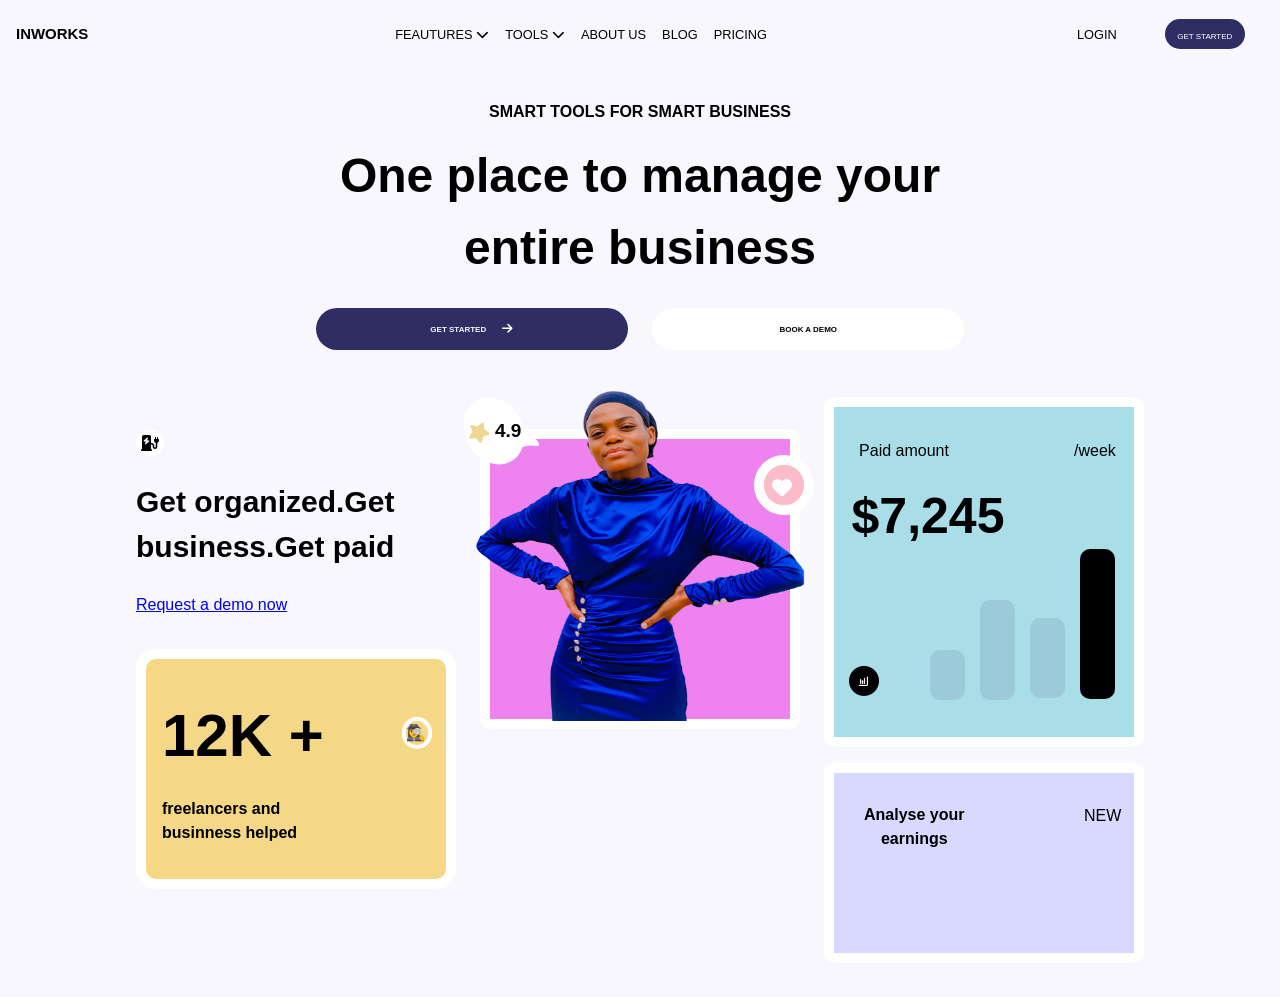
<file: kudibook/index.html>
<!DOCTYPE html>
<html>
  <head>
    <meta charset="UTF-8" />
    <meta name="viewport" content="width=device-width, initial-scale=1.0" />
    <link rel="stylesheet" href="fontawesome-free-6.4.0-web/css/all.min.css" />
    <link rel="stylesheet" href="styles/index.css" />
    <link rel="stylesheet" href="styles/navbar.css" />
    <link rel="stylesheet" href="styles/utils.css" />
  </head>
  <body class="">
    <header>
      <nav>
        <div class="header">
          <div class="word">
            <h3>INWORKS</h3>
          </div>
          <div class="menu">
            <a href="#"
              >FEAUTURES
              <i class="fa fa-chevron-down" aria-hidden="true"></i>
            <a href="#"
              >TOOLS <i class="fa fa-chevron-down" aria-hidden="true"></i>
            </a>
            <a href="#">ABOUT US</a>
            <a href="#">BLOG</a>
            <a href="#">PRICING</a>
          </div>
          <div class="third">
            <a href="#">LOGIN</a>
            <button><a href="#">GET STARTED</a></button>
          </div>

          <span class="menu-icon"> <i class="fas fa-bars    "></i> </span>
        </div>
      </nav>
    </header>
    <main>
      <section class="container margin-top hero">
        <!-- small title -->
        <div>
          <div class="one">
            <h6>SMART TOOLS FOR SMART BUSINESS</h6>
          </div>
          <!-- heading -->
          <div class="two">
            <h1>
              One place to manage your<br />
              entire business
            </h1>
          </div>
          <div class="three">
            <button>
              <a href="#">GET STARTED</a>
              <i class="fa fa-arrow-right" aria-hidden="true" style="color: white;margin-left: 1rem; font-size: 12px;"></i>
               
              </i>
            </button>
            <button id="white"><a href="#">BOOK A DEMO</a></button>
          </div>
        </div>
        <div class="lastprt">
          <div class="left">
            <span> <i class="fas fa-charging-station" id="top"></i></span><br>
            <h1 >Get organized.Get business.Get paid</h1><br>
            <a href="#">Request a demo now</a>
            <div class="rectangle">
              <h1 style="font-size: 60px;">12K +</h1>
              <div class="icon">🕵️‍♀️</div><br><br>
              <p style="font-weight: bolder;">freelancers and <br>businness helped</p>
            </div>
          </div>
            <div class="middle">
                <!-- <img src="images/win.PNG" alt=""> -->
                <img src="images/win.PNG" alt="">
                <div class="icons"> 
                <i id="message" class="fa fa-comment message"  aria-hidden="true"></i>
                  <i id="star" class="fa fa-star" aria-hidden="true"></i>
                  <h2 style="font-size: 19px; margin-top: -3rem;margin-left: -8.5rem;">4.9</h2>
              </div>
              <div class="icons2">
                <i id="circle" class="fa fa-circle" aria-hidden="true"></i>
                <i id="heart"class="fa fa-heart" aria-hidden="true"></i>
              </div>
            </div>
            <div class="right">
              <div class="right1">
                <p id="amount">Paid amount</p>
                <p id="week">/week</p>
                <h1>$7,245</h1>
                <i id="cle" class="fa fa-circle" aria-hidden="true"></i>
                <i id="chart"class="fa fa-bar-chart" aria-hidden="true"></i>
                <div class="alldiv">
                  <div class="bar1"></div>
                  <div class="bar2"></div>
                  <div class="bar3"></div>
                  <div class="bar4"></div>
                </div>
              </div>
              <div class="right2">
                <h4>Analyse your<br> earnings</h4>
                <p>NEW</p>
              </div>
            </div>
            
        </div>
      </section>
    </main>
    <footer></footer>
</file>
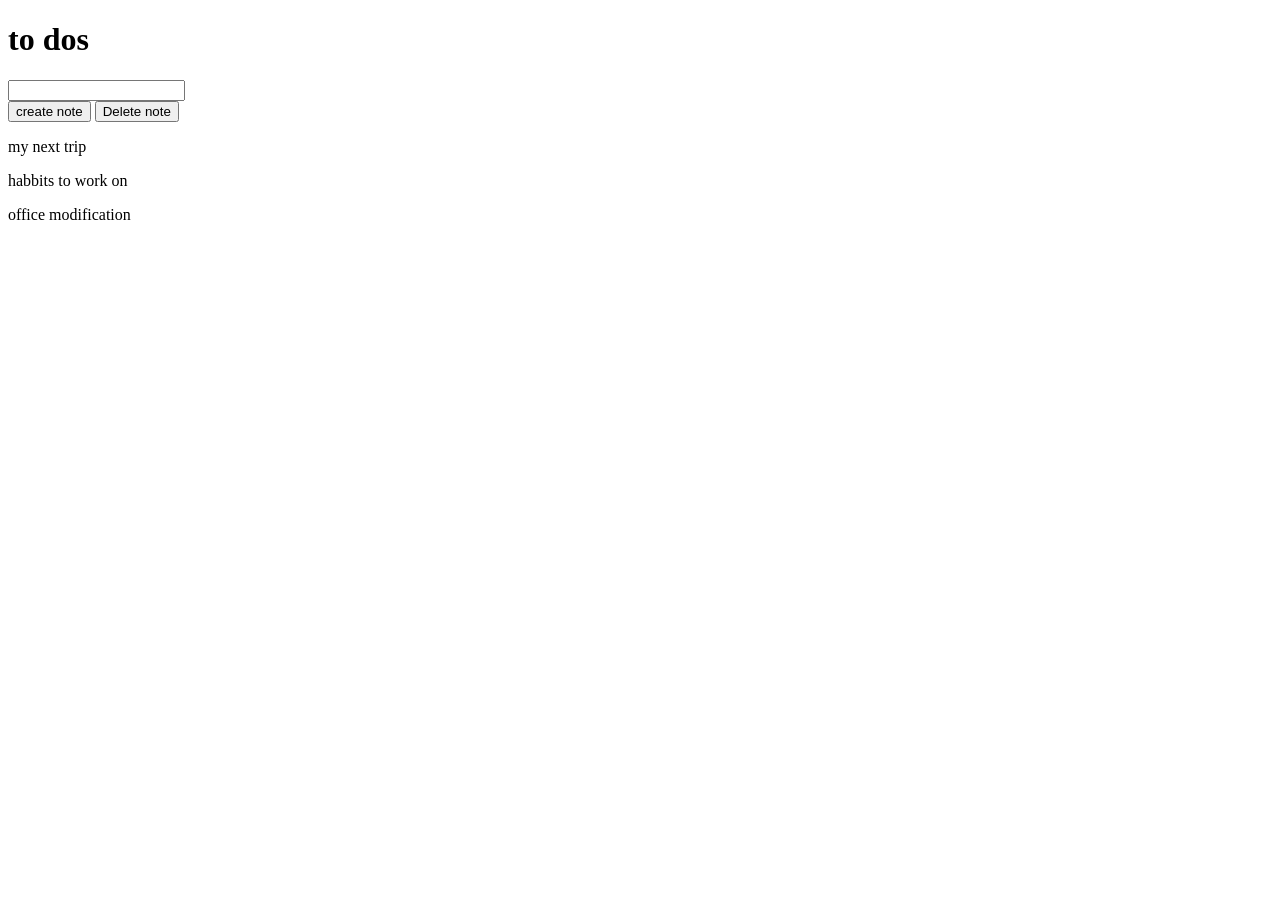
<file: kudibook/js/begin.html>
<!DOCTYPE html>
<html lang="en">
  <head>
    <meta charset="UTF-8" />
    <meta name="viewport" content="width=device-width, initial-scale=1.0" />
    <title>Document</title>
  </head>
  <body>
    <h1>to dos</h1>
    <input type="text" id="search" />
    <div class="notes"></div>
    <!-- <p>this is me</p>
    <p>this is upu</p>
    <p>this is her</p> -->
    <button id="create">create note</button>
    <button id="remove">Delete note</button>
    <script src="begin.js"></script>
  </body>
</html>
</file>
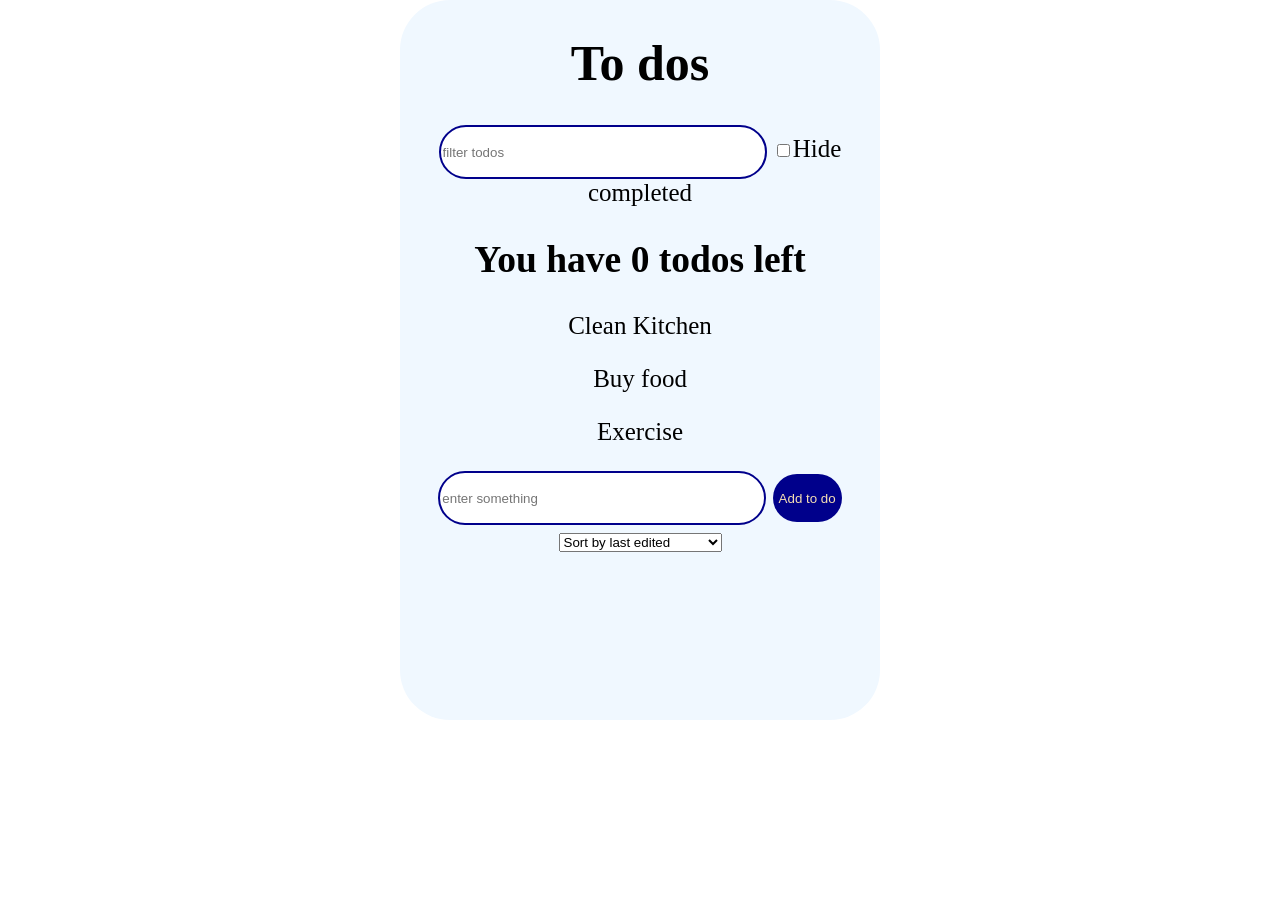
<file: kudibook/js/todo.html>
<!DOCTYPE html>
<html lang="en">
  <head>
    <meta charset="UTF-8" />
    <meta name="viewport" content="width=device-width, initial-scale=1.0" />
    <title>Document</title>
    <link rel="stylesheet" href="todo.css" />
  </head>
  <body>
    <div class="all">
      <h1>To dos</h1>
      <input
        type="text"
        name=""
        placeholder="filter todos  "
        id="search-text"
        style="
          width: 20rem;
          height: 3rem;
          border: solid 2px darkblue;
          border-radius: 50px;
        "
      />
      <label for="">
        <input type="checkbox" name="" id="hide-completed" />Hide completed
      </label>

      <div id="todos"></div>
      <form id="new-todo">
        <input
          type="text"
          name="text"
          id="new-todo-text"
          placeholder="enter something"
          style="
            width: 20rem;
            height: 3rem;
            border: solid 2px darkblue;
            border-radius: 50px;
          "
        />
        <button id="add-todo">Add to do</button>
        <select name="" id="filter-by">
          <option value="edited">Sort by last edited</option>
          <option value="recently">Sort by recently created</option>
          <option value="alphabet">Sort by alphabet</option>
        </select>
      </form>

      <script src="todo.js"></script>
    </div>
  </body>
</html>
</file>
<file: kudibook/styles/index.css>
/* gobal setting */

* {
  margin: 0;
  padding: 0;
  box-sizing: border-box;
}
a {
  font-family: sans-serif;
}
body {
  line-height: 1.5;
  font-family: sans-serif;
  background-color: #f8f7fd;
}
.main {
  background-color: rgb(251, 247, 247);
  height: 32.5rem;
  width: 77rem;
  border-radius: 0.5rem;
  display: grid;
  margin: 1rem;
  position: sticky;
}
.header {
  display: flex;
  font-size: 0.8rem;
  align-items: center;
  justify-content: space-between;
}
.word {
  /* margin-left: 2rem; */
}
.menu a,
.third a,
.three a {
  text-decoration: none;
  color: black;
}
.menu {
  display: flex;
  margin: 1.2rem;
  /* margin-left: 15rem; */
}
.menu a {
  padding-left: 1rem;
}
.third {
  margin: 1.2rem;
  /* margin-left: 18rem; */
  align-items: center;
}
.third button {
  margin-left: 3rem;
  height: 30px;
  background-color: rgb(46, 46, 100);
  border-radius: 1rem;
  outline: none;
  border: none;
  width: 5rem;
}
.third button a {
  color: white;
  font-size: 0.5rem;
}

nav {
  padding: 0 1rem;
}

/* .one {
  margin-left: 10rem;
} */
/* .two {
  margin-top: -3rem;
} */
#two {
  margin-top: -3rem;
  margin-left: 7rem;
}

/* .two h1 {
  font-size: 3rem;
} */
.three button {
  height: 2rem;
  width: 7rem;
  background-color: rgb(46, 46, 100);
  border-radius: 1rem;
  outline: none;
  border: none;
}
.three button a {
  color: aliceblue;
  font-size: 0.5rem;
  font-weight: bolder;
}
#white {
  background-color: white;
}
#white a {
  color: black;
}
.contents {
  background-color: aquamarine;
  height: 18rem;
  margin-top: -1rem;
}
.menu {
  display: none;
}
.third {
  display: none;
}

/* ################################ */
/* HERO SECTION   */
/* ################################ */

.hero {
  display: grid;
  justify-content: center;
  margin-top: -2rem;
  text-align: center;
}

h1 {
  font-size: 1.5rem;
  margin-top: 1rem;
}

.three {
  display: flex;
  justify-content: center;
  gap: 1.5rem;
  margin-top: 1.5rem;
}

.three button {
  display: flex;
  align-items: center;
  justify-content: center;
}
.left span {
  display: inline-block;
}
.left {
  text-align: left;
}
.left #top {
  border-radius: 3rem;
  border: white solid 5px;
  float: left;
}
.icon {
  margin-top: -4rem;
  margin-left: 15rem;
  border: white solid 4px;
  width: 30px;
  border-radius: 100rem;
}
.rectangle {
  border: solid 10px white;
  background-color: #f5d885;
  height: 15rem;
  /* width: 20rem; */
  border-radius: 20px;
  padding: 1rem;
}

.middle {
  background-color: violet;
  /* width: 350px; */
  width: 320px;
  height: 300px;
  display: flex;
  border: solid 10px white;
  border-radius: 10px;
  position: relative;
  /* align-items: center; */
  justify-content: center;
}
/* */
.middle img {
  position: absolute;
  margin-top: -3rem;
  width: 330px;
  height: 330px;
}
.middle h2 {
  margin-left: -11.5rem;
  margin-top: -6rem;
  position: absolute;
  font-size: 38px;
}
.icons {
  width: 50px;
  height: 50px;
  margin-left: 2rem;
}
.icons #message {
  color: white;
  margin-left: -20rem;
  margin-top: -4rem;
  font-size: 70px;
}
.icons i {
  transform: rotate(-120deg);
}
.icons #star {
  font-size: 20px;
  color: rgb(239 215 147);
  margin-left: -4rem;
  margin-top: -1rem;
  position: absolute;
}

.right {
  /* background-color: rgb(16, 190, 196); */
  /* width: 350px; */
  height: 600px;
  position: relative;
  /* display: flex;
  gap: 20px; */
}

.right1 {
  background-color: rgb(188, 188, 3);
  /* width: 350px; */
  width: 320px;

  height: 350px;
  border: solid white 10px;
  border-radius: 10px;
  background-color: rgb(169 222 233);
}
.right1 #amount {
  margin-left: -10rem;
  margin-top: 2rem;
}
.right1 #week {
  margin-left: 15rem;
  margin-top: -1.5rem;
  position: absolute;
}
.right1 h1 {
  font-size: 50px;
  margin-left: -7rem;
}
.right1 #cle {
  font-size: 30px;
  margin-left: -15rem;
  margin-top: 7rem;
}
.right1 #chart {
  color: white;
  font-size: 10px;
  margin-left: -1.3rem;
  margin-top: 7.6rem;
  position: absolute;
  transform: rotate(270deg);
}

.right2 {
  background-color: #d9d9ff;
  /* width: 350px; */
  width: 320px;

  height: 200px;
  margin-top: 3rem;
  border: solid 10px white;
  border-radius: 10px;
}
.right2 h4 {
  margin: 30px;
  /* display: block; */
  position: absolute;
}
.right2 p {
  margin-left: 250px;
  margin-top: 1.9rem;
  position: absolute;
}
.lastprt {
  display: flex;
  align-content: center;
  justify-content: space-around;
  align-items: center;
  flex-direction: column;

  gap: 3rem;
}
.icons2 {
  background-color: #f5d885;
  width: 60px;
  height: 60px;
  border-radius: 50%;
  margin-left: 18rem;
  margin-top: 1rem;
  position: absolute;
  border: solid 10px white;
}
.icons2 #circle {
  color: rgb(252 187 201);
  font-size: 40px;
}
.icons2 #heart {
  color: white;
  font-size: 20px;
  margin-top: 0.8rem;
  margin-left: -2rem;
  position: absolute;
}
.menu-icon {
  display: flex;
}
.alldiv {
  display: flex;
  margin-top: -6rem;
  margin-left: 6rem;
  gap: 15px;
  border: solid white px;
}
.bar1,
.bar2,
.bar3,
.bar4 {
  width: 35px;
  border-radius: 10px;
  background-color: #9bcad9;
}
.bar1 {
  height: 50px;
  margin-top: 2.9rem;
}

.bar2 {
  height: 100px;
  margin-top: -0.2rem;
}

.bar3 {
  height: 80px;
  margin-top: 0.9rem;
}
.bar4 {
  background-color: black;
  height: 150px;
  margin-top: -3.4rem;
}

/* //media query */
@media (min-width: 1024px) {
  .menu {
    display: flex;
  }
  .third {
    display: flex;
  }
  .menu-icon {
    display: none;
  }

  /* ################################ */
  /* HERO SECTION   */
  /* ################################ */
  h6 {
    font-size: 1rem;
  }
  h1 {
    font-size: 3rem;
  }

  .three button {
    width: 31%;
    height: 42px;
    border-radius: 25px;
  }
  /* .lastprt {
    display: flex;
    flex-wrap: wrap;
    flex-direction: row;
  } */

  .rectangle {
    margin-top: 2rem;
  }

  .lastprt {
    /* margin-top: 30rem; */
    display: flex;
    flex-direction: row;
    align-items: baseline;
    margin-top: -5rem;
    gap: 1.5rem;
    /* position: absolute; */
  }
  .left {
    /* background-color: #9bcad9; */
    width: 20rem;
  }
  .left h1 {
    font-size: 30px;
  }
  .left {
    margin-top: 10rem;
    /* position: absolute; */
  }
  .right2 {
    margin-top: 1rem;
  }
}
</file>
<file: kudibook/styles/navbar.css>
/*
@media (min-width: 450px) {
}

@media (min-width: 640px) {
}
@media (min-width: 768px) {
}
@media (min-width: 1024px) {
}

@media (min-width: 1536px) {
} */
</file>
<file: kudibook/styles/utils.css>
.margin-top {
  margin-top: 2rem;
}

.container {
  width: 100%;
  margin-left: auto;
  margin-right: auto;
  padding-left: 0.5rem;
  padding-right: 0.5rem;
  /* border: 1px #663399 solid; */
}

/* xs */
@media (min-width: 450px) {
  .container {
    max-width: 450px;
  }
}

/* sm */
@media (min-width: 640px) {
  .container {
    max-width: 640px;
  }
}
/* md */
@media (min-width: 768px) {
  .container {
    max-width: 768px;
  }
}
/* lg */
@media (min-width: 1024px) {
  .container {
    max-width: 1024px;
  }
}
/* 2xl */

@media (min-width: 1536px) {
  .container {
    max-width: 1536px;
  }
}
</file>
<file: kudibook/js/todo.css>
body {
  margin: 0px;
  padding: 0px;
  text-align: center;
  align-items: center;
  justify-content: center;
  display: flex;
  font-size: 25px;
}
.all {
  background-color: aliceblue;
  width: 30rem;
  height: 45rem;
  border-radius: 50px;
}
button {
  background-color: darkblue;
  color: wheat;
  border-radius: 50px;
  border: none;
  outline: none;
}
button {
  height: 3rem;
}
</file>
